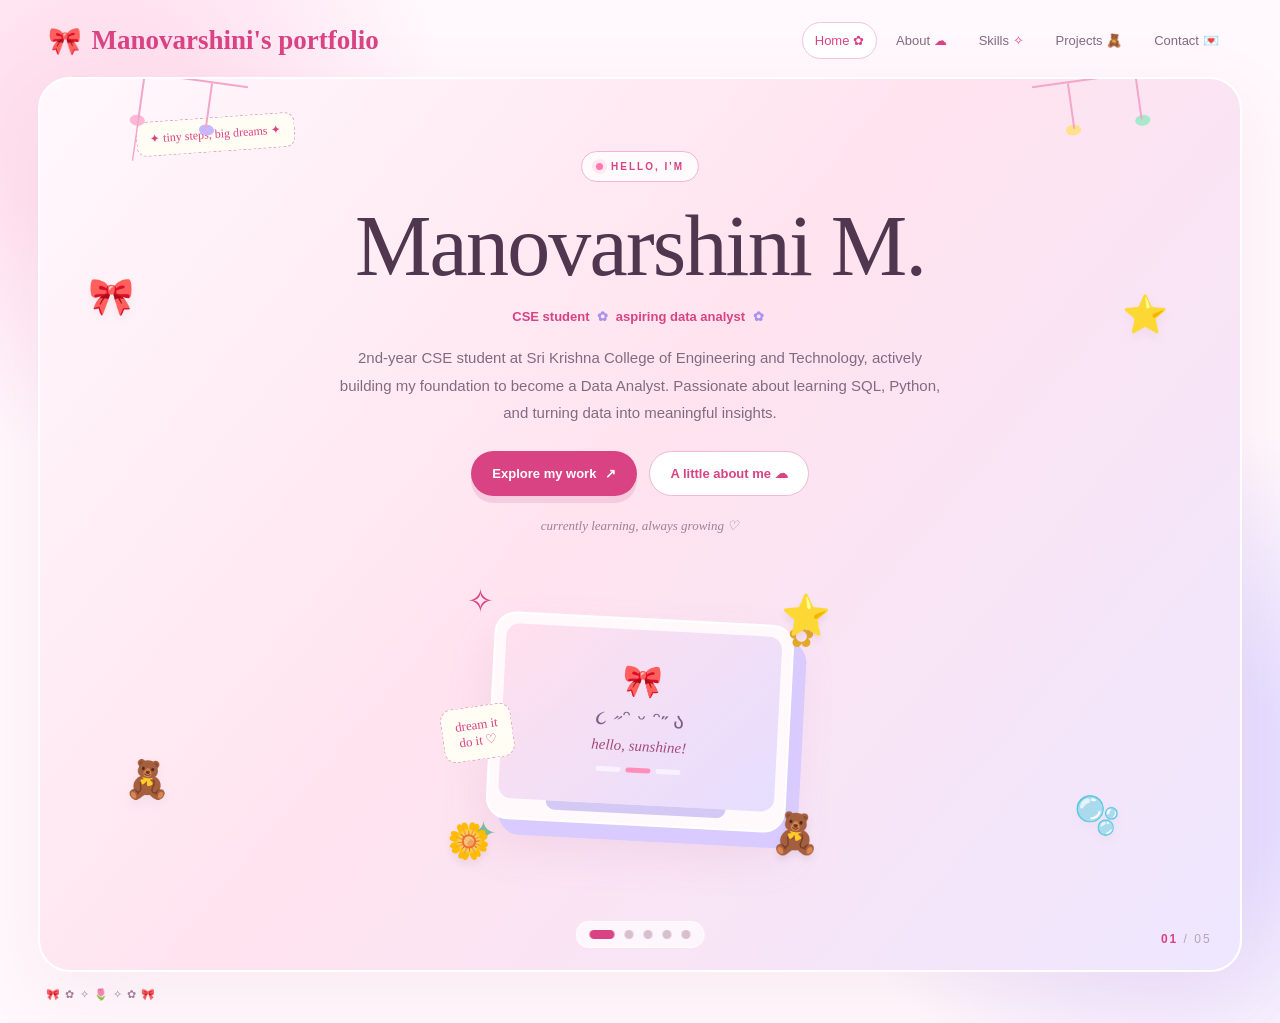
<file: index.html>
<!DOCTYPE html>
<html lang="en">
<head>
    <meta charset="UTF-8">
    <meta name="viewport" content="width=device-width, initial-scale=1.0">
    <meta name="theme-color" content="#ff77ad">
    <title>Manovarshini | Little World on the Web</title>

    <link rel="stylesheet" href="base.css">
    <link rel="stylesheet" href="layout.css">
    <link rel="stylesheet" href="components.css">
    <link rel="stylesheet" href="responsive.css">
</head>
<body>
    <!-- CSS-only slide controls -->
    <input type="radio" name="slide" id="home" checked>
    <input type="radio" name="slide" id="about">
    <input type="radio" name="slide" id="skills">
    <input type="radio" name="slide" id="projects">
    <input type="radio" name="slide" id="contact">

    <header class="site-header">
        <a class="logo" href="#home" aria-label="Go to home">
            <span class="logo-bow">🎀</span> Manovarshini's portfolio
        </a>
        <nav aria-label="Main navigation">
            <label for="home" tabindex="0">Home <span>✿</span></label>
            <label for="about" tabindex="0">About <span>☁</span></label>
            <label for="skills" tabindex="0">Skills <span>✧</span></label>
            <label for="projects" tabindex="0">Projects <span>🧸</span></label>
            <label for="contact" tabindex="0">Contact <span>💌</span></label>
        </nav>
    </header>

    <main class="slider">
        <div class="garland garland-one" aria-hidden="true"></div>
        <div class="garland garland-two" aria-hidden="true"></div>

        <div class="slides">
            <!-- HOME -->
            <section class="slide home-slide" aria-label="Home">
                <span class="sticker sticker-top" aria-hidden="true">✦ tiny steps, big dreams ✦</span>
                <span class="floatie floatie-one" aria-hidden="true">🎀</span>
                <span class="floatie floatie-two" aria-hidden="true">⭐</span>
                <span class="floatie floatie-three" aria-hidden="true">🧸</span>
                <span class="floatie floatie-four" aria-hidden="true">🫧</span>

                <div class="content home-copy">
                    <div class="tag"><span class="tag-dot"></span> HELLO, I'M</div>
                    <h1>Manovarshini M.</h1>
                    <p class="intro-line">CSE student <span>✿</span> aspiring data analyst <span>✿</span> </p>
                    <p class="hero-description">
                     2nd-year CSE student at Sri Krishna College of Engineering and Technology, actively building 
                    my foundation to become a Data Analyst. Passionate about 
                    learning SQL, Python, and turning data into meaningful insights.
                    </p>
                    <div class="hero-actions">
                        <label for="projects" class="btn btn-primary">Explore my work <span>↗</span></label>
                        <label for="about" class="btn btn-soft">A little about me ☁</label>
                    </div>
                    <div class="tiny-note">currently learning, always growing ♡</div>
                </div>

                <div class="hero-art" aria-label="Cute floating computer illustration">
                    <div class="orbit orbit-one">✧</div>
                    <div class="orbit orbit-two">✿</div>
                    <div class="orbit orbit-three">✦</div>
                    <div class="computer-card">
                        <div class="computer-screen">
                            <div class="screen-bow">🎀</div>
                            <div class="screen-face">૮ ˶ᵔ ᵕ ᵔ˶ ა</div>
                            <div class="screen-caption">hello, sunshine!</div>
                            <div class="screen-bars"><b></b><b></b><b></b></div>
                        </div>
                        <div class="computer-base"></div>
                    </div>
                    <span class="art-sticker sticker-star">⭐</span>
                    <span class="art-sticker sticker-bear">🧸</span>
                    <span class="art-sticker sticker-flower">🌼</span>
                    <div class="floating-label">dream it<br>do it ♡</div>
                </div>
                <div class="slide-number">01 <span>/ 05</span></div>
            </section>

            <!-- ABOUT -->
            <section class="slide about-slide" aria-label="About me">
                <span class="floatie floatie-one" aria-hidden="true">🌷</span>
                <span class="floatie floatie-two" aria-hidden="true">🦋</span>
                <span class="floatie floatie-three" aria-hidden="true">☁️</span>

                <div class="section-heading">
                    <h2>A little <em>about me</em></h2>
                    <p>Curious mind, creative heart, and a whole lot left to learn.</p>
                </div>
                <div class="about-grid">
                    <div class="about-note paper-note">
                        <span class="tape tape-pink"></span>
                        <div class="note-emoji">🌸</div>
                        <h3>Hi, I'm Mano!</h3>
                        <p>
                            I’m a second-year B.E. Computer Science student at Sri Krishna
                            College of Engineering and Technology. I enjoy exploring how
                            technology works and finding fun ways to turn ideas into something real.
                        </p>
                        <p>
                            Right now, I’m growing my skills in programming, web design,
                            and data analysis — one practice session at a time.
                        </p>
                        <span class="handwritten">nice to meet you! ✿</span>
                    </div>
                    <div class="about-facts">
                        <article class="fact-card fact-lilac">
                            <span class="fact-icon">🎓</span>
                            <div><h3>Currently</h3><p>B.E. Computer Science<br>SKCET · 2025–2029</p></div>
                        </article>
                        <article class="fact-card fact-yellow">
                            <span class="fact-icon">🔎</span>
                            <div><h3>Curious about</h3><p>Data, patterns, technology, and creative problem-solving.</p></div>
                        </article>
                        <article class="fact-card fact-mint">
                            <span class="fact-icon">🌱</span>
                            <div><h3>My goal</h3><p>Become a skilled data analyst and keep building useful things.</p></div>
                        </article>
                        <article class="fact-card fact-peach">
                            <span class="fact-icon">☕</span>
                            <div><h3>My motto</h3><p>Small progress is still progress. Keep showing up!</p></div>
                        </article>
                    </div>
                </div>
                <div class="slide-number">02 <span>/ 05</span></div>
            </section>

            <!-- SKILLS -->
            <section class="slide skills-slide" aria-label="My skills">
                <span class="floatie floatie-one" aria-hidden="true">🪄</span>
                <span class="floatie floatie-two" aria-hidden="true">🍓</span>
                <div class="section-heading">
                    <div class="tag">MY LITTLE TOOLBOX</div>
                    <h2>Learning, one <em>skill</em> at a time</h2>
                    <p>These are the tools I’ve explored or am currently practising. Hover over a card for a tiny surprise!</p>
                </div>
                <div class="skill-grid">
                    <article class="skill-card skill-pink"><span>Ｃ</span><h3>C</h3><p>Programming basics</p><small>building blocks ✦</small></article>
                    <article class="skill-card skill-lilac"><span>＋</span><h3>C++</h3><p>Logic & problem solving</p><small>think it through ✦</small></article>
                    <article class="skill-card skill-yellow"><span>☕</span><h3>Java</h3><p>Object-oriented basics</p><small>one class at a time ✦</small></article>
                    <article class="skill-card skill-mint"><span>▤</span><h3>SQL</h3><p>Working with data</p><small>query queen in progress ✦</small></article>
                    <article class="skill-card skill-peach"><span><></span><h3>HTML</h3><p>Structuring web pages</p><small>making the bones ✦</small></article>
                    <article class="skill-card skill-blue"><span>✧</span><h3>CSS</h3><p>Styling & responsive design</p><small>making it pretty ✦</small></article>
                </div>
                <div class="learning-strip"><span>🌱</span> Next on my learning list: Excel, data visualisation, and more hands-on projects!</div>
                <div class="slide-number">03 <span>/ 05</span></div>
            </section>

            <!-- PROJECTS -->
            <section class="slide projects-slide" aria-label="My projects">
                <span class="floatie floatie-one" aria-hidden="true">🪩</span>
                <span class="floatie floatie-two" aria-hidden="true">🍒</span>
                <div class="section-heading">
                    <div class="tag">IDEAS TURNING INTO THINGS</div>
                    <h2>My tiny <em>project shelf</em></h2>
                    <p>Every project is a chance to learn something new. Here are a couple of pieces from my journey.</p>
                </div>
                <div class="project-grid">
                    <article class="project-card project-portfolio">
                        <div class="project-art"><span class="project-emoji">💻</span><span class="project-spark">✧ ✦ ✧</span></div>
                        <div class="project-info">
                            <span class="project-type">WEB DESIGN · HTML + CSS</span>
                            <h3>My Portfolio Website</h3>
                            <p>A responsive personal website with colourful slides, playful decorations, and a little introduction to my learning journey.</p>
                            <div class="pills"><span>HTML</span><span>CSS</span><span>Responsive</span></div>
                        </div>
                    </article>
                    <article class="project-card project-disaster">
                        <div class="project-art"><span class="project-emoji">🚁</span><span class="project-spark">📦 🐾</span></div>
                        <div class="project-info">
                            <span class="project-type">HACKATHON · AI FOR SOCIAL GOOD</span>
                            <h3>Disaster Relief Concept</h3>
                            <p>A hackathon concept exploring resource allocation, pet-friendly shelters, and drone-assisted delivery during emergencies.</p>
                            <div class="pills"><span>Social Good</span><span>Data</span><span>Teamwork</span></div>
                        </div>
                    </article>
                </div>
                <div class="project-footnote">More projects coming soon… the idea jar is never empty! 🫙</div>
                <div class="slide-number">04 <span>/ 05</span></div>
            </section>

            <!-- CONTACT -->
            <section class="slide contact-slide" aria-label="Contact me">
                <span class="floatie floatie-one" aria-hidden="true">💌</span>
                <span class="floatie floatie-two" aria-hidden="true">🎀</span>
                <span class="floatie floatie-three" aria-hidden="true">🌟</span>
                <div class="contact-card">
                    <div class="contact-stamp">POSTED WITH<br>LOTS OF LOVE</div>
                    <div class="tag">LET'S SAY HELLO</div>
                    <h2>Have a lovely <em>idea?</em></h2>
                    <p>
                        I’m open to learning opportunities, internships, collaborations,
                        and meeting people who love building and learning as much as I do.
                    </p>
                    <a class="btn btn-primary" href="mailto:manovarshini28@gmail.com">Send me a little email 💌</a>
                    
                </div>
                <div class="contact-doodles" aria-hidden="true">
                    <span class="doodle doodle-one">✿</span>
                    <span class="doodle doodle-two">☁️</span>
                    <span class="doodle doodle-three">🧸</span>
                    <span class="doodle doodle-four">🎀</span>
                </div>
                <div class="slide-number">05 <span>/ 05</span></div>
            </section>
        </div>

        <div class="dots" aria-label="Choose a slide">
            <label for="home" title="Home" aria-label="Home" tabindex="0"></label>
            <label for="about" title="About" aria-label="About" tabindex="0"></label>
            <label for="skills" title="Skills" aria-label="Skills" tabindex="0"></label>
            <label for="projects" title="Projects" aria-label="Projects" tabindex="0"></label>
            <label for="contact" title="Contact" aria-label="Contact" tabindex="0"></label>
        </div>
    </main>

    <footer class="site-footer">
        <span>🎀 ✿ ✧ 🌷 ✧ ✿ 🎀</span>
    </footer>
</body>
</html>
</file>
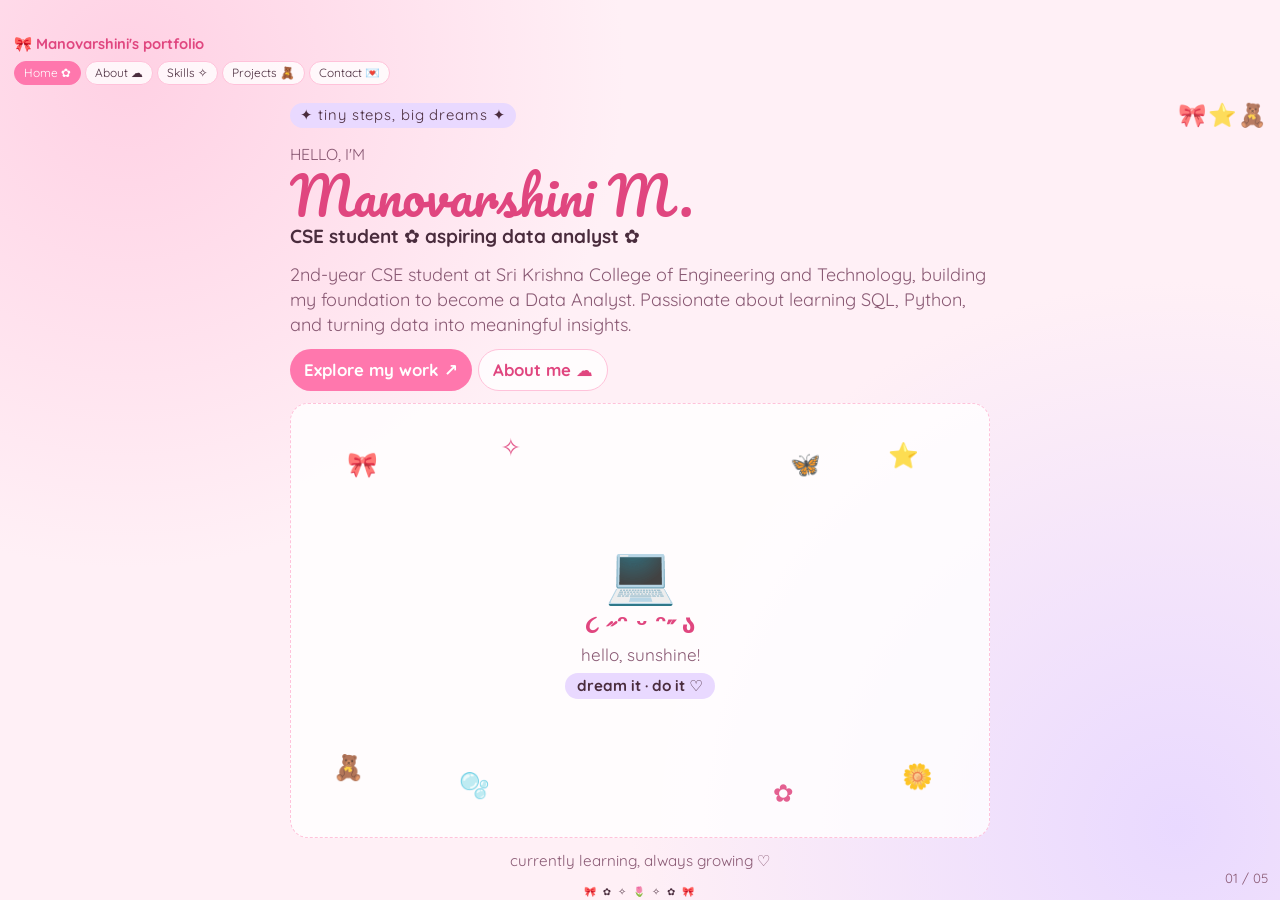
<file: index.html.html>
<!DOCTYPE html>
<html lang="en">
<head>
<meta charset="utf-8">
<meta name="viewport" content="width=device-width, initial-scale=1, viewport-fit=cover">
<meta name="theme-color" content="#ff77ad">
<title>Manovarshini | Little World on the Web</title>
<link rel="icon" href="data:image/svg+xml,<svg xmlns=%22http://www.w3.org/2000/svg%22 viewBox=%220 0 100 100%22><text y=%22.9em%22 font-size=%2290%22>🎀</text></svg>">
<link rel="stylesheet" href="https://fonts.googleapis.com/css2?family=Quicksand:wght@500;700&family=Pacifico&display=swap">
<style>
:root{--bg:#fff0f6;--card:#ffffffcc;--ink:#4a2c3d;--soft:#8a5a74;--pink:#ff77ad;--deep:#e0467f;--lav:#e9d9ff;--line:#ffc2da;color-scheme:light}
@media (prefers-color-scheme:dark){:root:not([data-theme="light"]){--bg:#2a1620;--card:#3b2230cc;--ink:#ffe9f2;--soft:#e7b6cc;--line:#6a3a50;--lav:#4a3566;color-scheme:dark}}
:root[data-theme="dark"]{--bg:#2a1620;--card:#3b2230cc;--ink:#ffe9f2;--soft:#e7b6cc;--line:#6a3a50;--lav:#4a3566;color-scheme:dark}
*{box-sizing:border-box;margin:0;padding:0}
html,body{height:100%;overflow:hidden}
body{background:var(--bg);color:var(--ink);font-family:"Quicksand","Nunito",system-ui,-apple-system,"Segoe UI",sans-serif;font-size:14px;line-height:1.4;
background-image:radial-gradient(circle at 10% 8%,#ffd1e4 0,transparent 35%),radial-gradient(circle at 92% 92%,var(--lav) 0,transparent 38%)}
.app{height:100dvh;display:flex;flex-direction:column;padding:env(safe-area-inset-top,0px) 0 0}
header{display:flex;flex-direction:column;align-items:flex-start;gap:6px;padding:34px 14px 8px;flex:none}
.brand{font-weight:700;color:var(--deep);font-size:1.05em}
nav{display:flex;gap:4px;overflow-x:auto;scrollbar-width:none}
nav::-webkit-scrollbar{display:none}
nav button{flex:none;border:1.5px solid var(--line);background:var(--card);color:var(--ink);border-radius:99px;padding:3px 9px;font:inherit;font-size:.85em;cursor:pointer}
nav button.on{background:var(--pink);border-color:var(--pink);color:#fff}
main{flex:1;min-height:0;width:100%;display:flex;overflow-x:auto;overflow-y:hidden;scroll-snap-type:x mandatory;scrollbar-width:none;overscroll-behavior-x:contain}
main::-webkit-scrollbar{display:none}
section{flex:none;width:100%;height:100%;scroll-snap-align:start;padding:10px 16px 16px;display:flex;flex-direction:column;justify-content:flex-start;gap:12px;position:relative;overflow:hidden;font-size:var(--fs,14px)}
.tag{display:inline-block;align-self:flex-start;background:var(--lav);border-radius:99px;padding:2px 10px;font-size:.78em;letter-spacing:.06em}
h1{font-family:"Pacifico",cursive;font-weight:400;color:var(--deep);font-size:2.7em;line-height:1.1}
h2{font-size:1.75em;line-height:1.15;color:var(--ink)}
h2 em,h1 em{font-family:"Pacifico",cursive;font-style:normal;color:var(--deep);font-weight:400}
h3{font-size:1em;color:var(--deep)}
p,small{color:var(--soft)}
.sub{font-weight:700;color:var(--ink)}
.lead{font-size:.95em}
.btns{display:flex;gap:6px;flex-wrap:wrap}
.btn{border:0;border-radius:99px;padding:8px 14px;font:inherit;font-weight:700;font-size:.88em;background:var(--pink);color:#fff;text-decoration:none;cursor:pointer}
.btn.alt{background:var(--card);color:var(--deep);border:1.5px solid var(--line)}
.card{background:var(--card);border:1.5px solid var(--line);border-radius:14px;padding:9px 11px}
.card h3{display:flex;gap:5px;align-items:center}
.card p{font-size:.85em}
.grid{display:grid;grid-template-columns:1fr 1fr;gap:8px}
.skills{grid-template-columns:repeat(3,1fr)}
.skills .card{text-align:center;padding:6px 4px}
.skills .card h3{justify-content:center}
.skills .ic{font-size:1.3em;color:var(--deep);font-weight:700;line-height:1.1}
.skills p{font-size:.72em}
.chips{display:flex;gap:4px;flex-wrap:wrap;margin-top:3px}
.chips span{background:var(--lav);border-radius:99px;padding:1px 7px;font-size:.7em}
.scene{flex:1;min-height:8.5em;position:relative;border:1.5px dashed var(--line);border-radius:18px;background:var(--card);display:flex;flex-direction:column;align-items:center;justify-content:center;gap:2px;overflow:hidden}
.lap{font-size:3em;line-height:1.1}
.face{font-size:1.3em;color:var(--deep);font-weight:700}
.hi{font-size:.9em;color:var(--soft)}
.dream{margin-top:4px;background:var(--lav);border-radius:99px;padding:2px 12px;font-size:.8em;font-weight:700}
.e{position:absolute;font-size:1.3em;opacity:.85}
.e1{left:8%;top:10%}.e2{right:10%;top:8%}.e3{left:6%;bottom:12%}.e4{right:8%;bottom:10%}
.e5{left:30%;top:6%;color:var(--deep)}.e6{right:28%;bottom:6%;color:var(--deep)}.e7{left:24%;bottom:8%}.e8{right:24%;top:10%}
.grow{flex:1 1 auto}
section>.card.grow{display:flex;flex-direction:column;justify-content:center;gap:4px}
.grid.grow{align-content:stretch}
.grid.grow .card{display:flex;flex-direction:column;justify-content:center}
.skills.grow .card{align-items:center}
.float{position:absolute;right:12px;top:6px;font-size:1.2em;opacity:.8;letter-spacing:2px}
.hero{display:flex;gap:8px;align-items:center;justify-content:space-between}
.hero .art{flex:none;text-align:center;font-size:.8em;color:var(--deep)}
.hero .art b{display:block;font-size:2.6em;line-height:1}
.count{position:absolute;bottom:0;right:12px;font-size:.7em;color:var(--soft)}
.note{font-size:.8em;text-align:center}
footer{flex:none;text-align:center;font-size:.7em;line-height:1;padding:0 0 max(3px,env(safe-area-inset-bottom,0px));letter-spacing:.2em}
@media (min-width:700px){section{padding-left:max(16px,calc((100% - 700px)/2));padding-right:max(16px,calc((100% - 700px)/2))}}
</style>
</head>
<body>
<div class="app">
<header>
  <div class="brand">🎀 Manovarshini's portfolio</div>
  <nav id="nav"></nav>
</header>

<main id="main">
<section id="home">
  <span class="tag">✦ tiny steps, big dreams ✦</span>
  <div class="float">🎀⭐🧸</div>
  <div>
    <small>HELLO, I'M</small>
    <h1>Manovarshini M.</h1>
    <div class="sub">CSE student ✿ aspiring data analyst ✿</div>
  </div>
  <p class="lead">2nd-year CSE student at Sri Krishna College of Engineering and Technology, building my foundation to become a Data Analyst. Passionate about learning SQL, Python, and turning data into meaningful insights.</p>
  <div class="btns">
    <button class="btn" data-go="3">Explore my work ↗</button>
    <button class="btn alt" data-go="1">About me ☁</button>
  </div>
  <div class="scene">
    <span class="e e1">🎀</span><span class="e e2">⭐</span><span class="e e3">🧸</span><span class="e e4">🌼</span>
    <span class="e e5">✧</span><span class="e e6">✿</span><span class="e e7">🫧</span><span class="e e8">🦋</span>
    <div class="lap">💻</div>
    <div class="face">૮ ˶ᵔ ᵕ ᵔ˶ ა</div>
    <div class="hi">hello, sunshine!</div>
    <div class="dream">dream it · do it ♡</div>
  </div>
  <p class="note">currently learning, always growing ♡</p>
  <span class="count">01 / 05</span>
</section>

<section id="about">
  <div class="float">🌷🦋☁️</div>
  <h2>A little <em>about me</em></h2>
  <small>Curious mind, creative heart, and a whole lot left to learn.</small>
  <div class="card grow"><h3>🌸 Hi, I'm Mano!</h3><p>I'm a second-year B.E. CSE student at SKCET. I enjoy exploring how technology works and turning ideas into something real. Right now I'm growing my skills in programming, web design, and data analysis — one practice session at a time.</p></div>
  <div class="grid grow">
    <div class="card"><h3>🎓 Currently</h3><p>B.E. Computer Science<br>SKCET · 2025–2029</p></div>
    <div class="card"><h3>🔎 Curious about</h3><p>Data, patterns, technology, and creative problem-solving.</p></div>
    <div class="card"><h3>🌱 My goal</h3><p>Become a skilled data analyst and keep building useful things.</p></div>
    <div class="card"><h3>☕ My motto</h3><p>Small progress is still progress. Keep showing up!</p></div>
  </div>
  <span class="count">02 / 05</span>
</section>

<section id="skills">
  <div class="float">🪄🍓</div>
  <small>MY LITTLE TOOLBOX</small>
  <h2>Learning, one <em>skill</em> at a time</h2>
  <small>Tools I've explored or am currently practising.</small>
  <div class="grid skills grow">
    <div class="card"><div class="ic">Ｃ</div><h3>C</h3><p>Programming basics</p></div>
    <div class="card"><div class="ic">＋</div><h3>C++</h3><p>Logic & problem solving</p></div>
    <div class="card"><div class="ic">☕</div><h3>Java</h3><p>Object-oriented basics</p></div>
    <div class="card"><div class="ic">▤</div><h3>SQL</h3><p>Working with data</p></div>
    <div class="card"><div class="ic">&lt;&gt;</div><h3>HTML</h3><p>Structuring web pages</p></div>
    <div class="card"><div class="ic">✧</div><h3>CSS</h3><p>Responsive styling</p></div>
  </div>
  <p class="note">🌱 Next up: Excel, data visualisation, and more hands-on projects!</p>
  <span class="count">03 / 05</span>
</section>

<section id="projects">
  <div class="float">🪩🍒</div>
  <small>IDEAS TURNING INTO THINGS</small>
  <h2>My tiny <em>project shelf</em></h2>
  <div class="card grow"><small>💻 WEB DESIGN · HTML + CSS</small><h3>My Portfolio Website</h3><p>A responsive personal website with colourful slides, playful decorations, and a little intro to my learning journey.</p><div class="chips"><span>HTML</span><span>CSS</span><span>Responsive</span></div></div>
  <div class="card grow"><small>🚁 HACKATHON · AI FOR SOCIAL GOOD</small><h3>Disaster Relief Concept</h3><p>A hackathon concept exploring resource allocation, pet-friendly shelters, and drone-assisted delivery during emergencies.</p><div class="chips"><span>Social Good</span><span>Data</span><span>Teamwork</span></div></div>
  <p class="note">More projects coming soon… the idea jar is never empty! 🫙</p>
  <span class="count">04 / 05</span>
</section>

<section id="contact">
  <div class="float">💌🎀🌟</div>
  <small>LET'S SAY HELLO</small>
  <h2>Have a lovely <em>idea?</em></h2>
  <p class="lead">I'm open to learning opportunities, internships, collaborations, and meeting people who love building and learning as much as I do.</p>
  <div class="btns"><a class="btn" href="mailto:?subject=Hello%20Manovarshini">Send me a little email 💌</a></div>
  <div class="scene">
    <span class="e e1">🎀</span><span class="e e2">🌟</span><span class="e e3">🧸</span><span class="e e4">☁️</span><span class="e e5">✧</span><span class="e e6">✿</span>
    <div class="lap">💌</div><div class="face">૮ ˶ᵔ ᵕ ᵔ˶ ა</div><div class="hi">posted with lots of love</div>
  </div>
    <span class="count">05 / 05</span>
</section>
</main>
<footer>🎀 ✿ ✧ 🌷 ✧ ✿ 🎀</footer>
</div>

<script>
(function(){
  var names=["Home ✿","About ☁","Skills ✧","Projects 🧸","Contact 💌"];
  var main=document.getElementById("main"),nav=document.getElementById("nav");
  names.forEach(function(n,i){
    var b=document.createElement("button");b.textContent=n;b.onclick=function(){go(i)};nav.appendChild(b);
  });
  function go(i){main.scrollTo({left:i*main.clientWidth,behavior:"smooth"})}
  document.querySelectorAll("[data-go]").forEach(function(b){b.onclick=function(){go(+b.dataset.go)}});
  function mark(){
    var i=Math.round(main.scrollLeft/main.clientWidth);
    Array.prototype.forEach.call(nav.children,function(b,k){b.classList.toggle("on",k===i);if(k===i)b.scrollIntoView({inline:"center",block:"nearest"})});
  }
  main.addEventListener("scroll",function(){clearTimeout(main._t);main._t=setTimeout(mark,60)});
  document.addEventListener("keydown",function(e){var i=Math.round(main.scrollLeft/main.clientWidth);if(e.key==="ArrowRight")go(Math.min(4,i+1));if(e.key==="ArrowLeft")go(Math.max(0,i-1))});
  function fit(){
    var max=Math.min(19,Math.max(11,innerWidth*0.048));
    document.querySelectorAll("section").forEach(function(sec){
      var f=8;sec.style.setProperty("--fs",f+"px");
      while(f<max){
        sec.style.setProperty("--fs",(f+0.25)+"px");
        if(sec.scrollHeight>sec.clientHeight+1){sec.style.setProperty("--fs",f+"px");break}
        f+=0.25;
      }
    });
  }
  fit();addEventListener("resize",fit);addEventListener("orientationchange",fit);
  if(document.fonts&&document.fonts.ready)document.fonts.ready.then(fit);
  mark();
})();
</script>
</body>
</html>
</file>
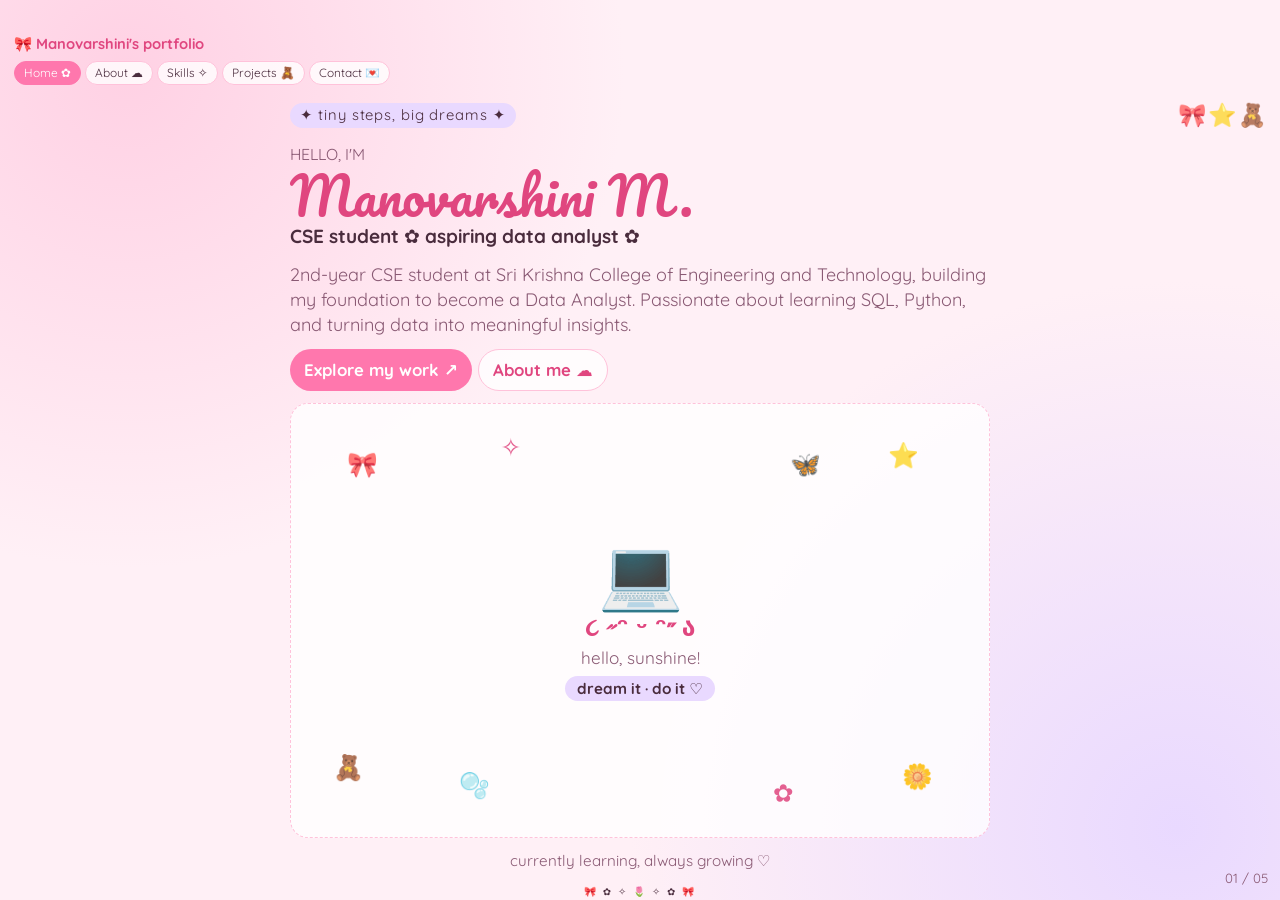
<file: Manovarshini _ portfolio.html>
<!DOCTYPE html>
<html lang="en">
<head>
<meta charset="utf-8">
<meta name="viewport" content="width=device-width, initial-scale=1, viewport-fit=cover">
<meta name="theme-color" content="#ff77ad">
<title>Manovarshini | Little World on the Web</title>
<link rel="icon" href="data:image/svg+xml,<svg xmlns=%22http://www.w3.org/2000/svg%22 viewBox=%220 0 100 100%22><text y=%22.9em%22 font-size=%2290%22>🎀</text></svg>">
<link rel="stylesheet" href="https://fonts.googleapis.com/css2?family=Quicksand:wght@500;700&family=Pacifico&display=swap">
<style>
:root{--bg:#fff0f6;--card:#ffffffcc;--ink:#4a2c3d;--soft:#8a5a74;--pink:#ff77ad;--deep:#e0467f;--lav:#e9d9ff;--line:#ffc2da;color-scheme:light}
@media (prefers-color-scheme:dark){:root:not([data-theme="light"]){--bg:#2a1620;--card:#3b2230cc;--ink:#ffe9f2;--soft:#e7b6cc;--line:#6a3a50;--lav:#4a3566;color-scheme:dark}}
:root[data-theme="dark"]{--bg:#2a1620;--card:#3b2230cc;--ink:#ffe9f2;--soft:#e7b6cc;--line:#6a3a50;--lav:#4a3566;color-scheme:dark}
*{box-sizing:border-box;margin:0;padding:0}
html,body{height:100%;overflow:hidden}
body{background:var(--bg);color:var(--ink);font-family:"Quicksand","Nunito",system-ui,-apple-system,"Segoe UI",sans-serif;font-size:14px;line-height:1.4;
background-image:radial-gradient(circle at 10% 8%,#ffd1e4 0,transparent 35%),radial-gradient(circle at 92% 92%,var(--lav) 0,transparent 38%)}
.app{height:100dvh;display:flex;flex-direction:column;padding:env(safe-area-inset-top,0px) 0 0}
header{display:flex;flex-direction:column;align-items:flex-start;gap:6px;padding:34px 14px 8px;flex:none}
.brand{font-weight:700;color:var(--deep);font-size:1.05em}
nav{display:flex;gap:4px;overflow-x:auto;scrollbar-width:none}
nav::-webkit-scrollbar{display:none}
nav button{flex:none;border:1.5px solid var(--line);background:var(--card);color:var(--ink);border-radius:99px;padding:3px 9px;font:inherit;font-size:.85em;cursor:pointer}
nav button.on{background:var(--pink);border-color:var(--pink);color:#fff}
main{flex:1;min-height:0;width:100%;display:flex;overflow-x:auto;overflow-y:hidden;scroll-snap-type:x mandatory;scrollbar-width:none;overscroll-behavior-x:contain}
main::-webkit-scrollbar{display:none}
section{flex:none;width:100%;height:100%;scroll-snap-align:start;padding:10px 16px 16px;display:flex;flex-direction:column;justify-content:flex-start;gap:12px;position:relative;overflow:hidden;font-size:var(--fs,14px)}
.tag{display:inline-block;align-self:flex-start;background:var(--lav);border-radius:99px;padding:2px 10px;font-size:.78em;letter-spacing:.06em}
h1{font-family:"Pacifico",cursive;font-weight:400;color:var(--deep);font-size:2.7em;line-height:1.1}
h2{font-size:1.75em;line-height:1.15;color:var(--ink)}
h2 em,h1 em{font-family:"Pacifico",cursive;font-style:normal;color:var(--deep);font-weight:400}
h3{font-size:1em;color:var(--deep)}
p,small{color:var(--soft)}
.sub{font-weight:700;color:var(--ink)}
.lead{font-size:.95em}
.btns{display:flex;gap:6px;flex-wrap:wrap}
.btn{border:0;border-radius:99px;padding:8px 14px;font:inherit;font-weight:700;font-size:.88em;background:var(--pink);color:#fff;text-decoration:none;cursor:pointer}
.btn.alt{background:var(--card);color:var(--deep);border:1.5px solid var(--line)}
.card{background:var(--card);border:1.5px solid var(--line);border-radius:14px;padding:9px 11px}
.card h3{display:flex;gap:5px;align-items:center}
.card p{font-size:.85em}
.grid{display:grid;grid-template-columns:1fr 1fr;gap:8px}
.skills{grid-template-columns:repeat(3,1fr)}
.skills .card{text-align:center;padding:6px 4px}
.skills .card h3{justify-content:center}
.skills .ic{font-size:1.3em;color:var(--deep);font-weight:700;line-height:1.1}
.skills p{font-size:.72em}
.chips{display:flex;gap:4px;flex-wrap:wrap;margin-top:3px}
.chips span{background:var(--lav);border-radius:99px;padding:1px 7px;font-size:.7em}
.scene{flex:1;min-height:90px;position:relative;border:1.5px dashed var(--line);border-radius:18px;background:var(--card);display:flex;flex-direction:column;align-items:center;justify-content:center;gap:2px;overflow:hidden}
.lap{font-size:3.6em;line-height:1}
.face{font-size:1.3em;color:var(--deep);font-weight:700}
.hi{font-size:.9em;color:var(--soft)}
.dream{margin-top:4px;background:var(--lav);border-radius:99px;padding:2px 12px;font-size:.8em;font-weight:700}
.e{position:absolute;font-size:1.3em;opacity:.85}
.e1{left:8%;top:10%}.e2{right:10%;top:8%}.e3{left:6%;bottom:12%}.e4{right:8%;bottom:10%}
.e5{left:30%;top:6%;color:var(--deep)}.e6{right:28%;bottom:6%;color:var(--deep)}.e7{left:24%;bottom:8%}.e8{right:24%;top:10%}
.grow{flex:1 1 auto}
section>.card.grow{display:flex;flex-direction:column;justify-content:center;gap:4px}
.grid.grow{align-content:stretch}
.grid.grow .card{display:flex;flex-direction:column;justify-content:center}
.skills.grow .card{align-items:center}
.float{position:absolute;right:12px;top:6px;font-size:1.2em;opacity:.8;letter-spacing:2px}
.hero{display:flex;gap:8px;align-items:center;justify-content:space-between}
.hero .art{flex:none;text-align:center;font-size:.8em;color:var(--deep)}
.hero .art b{display:block;font-size:2.6em;line-height:1}
.count{position:absolute;bottom:0;right:12px;font-size:.7em;color:var(--soft)}
.note{font-size:.8em;text-align:center}
footer{flex:none;text-align:center;font-size:.7em;line-height:1;padding:0 0 max(3px,env(safe-area-inset-bottom,0px));letter-spacing:.2em}
@media (min-width:700px){section{padding-left:max(16px,calc((100% - 700px)/2));padding-right:max(16px,calc((100% - 700px)/2))}}
</style>
</head>
<body>
<div class="app">
<header>
  <div class="brand">🎀 Manovarshini's portfolio</div>
  <nav id="nav"></nav>
</header>

<main id="main">
<section id="home">
  <span class="tag">✦ tiny steps, big dreams ✦</span>
  <div class="float">🎀⭐🧸</div>
  <div>
    <small>HELLO, I'M</small>
    <h1>Manovarshini M.</h1>
    <div class="sub">CSE student ✿ aspiring data analyst ✿</div>
  </div>
  <p class="lead">2nd-year CSE student at Sri Krishna College of Engineering and Technology, building my foundation to become a Data Analyst. Passionate about learning SQL, Python, and turning data into meaningful insights.</p>
  <div class="btns">
    <button class="btn" data-go="3">Explore my work ↗</button>
    <button class="btn alt" data-go="1">About me ☁</button>
  </div>
  <div class="scene">
    <span class="e e1">🎀</span><span class="e e2">⭐</span><span class="e e3">🧸</span><span class="e e4">🌼</span>
    <span class="e e5">✧</span><span class="e e6">✿</span><span class="e e7">🫧</span><span class="e e8">🦋</span>
    <div class="lap">💻</div>
    <div class="face">૮ ˶ᵔ ᵕ ᵔ˶ ა</div>
    <div class="hi">hello, sunshine!</div>
    <div class="dream">dream it · do it ♡</div>
  </div>
  <p class="note">currently learning, always growing ♡</p>
  <span class="count">01 / 05</span>
</section>

<section id="about">
  <div class="float">🌷🦋☁️</div>
  <h2>A little <em>about me</em></h2>
  <small>Curious mind, creative heart, and a whole lot left to learn.</small>
  <div class="card grow"><h3>🌸 Hi, I'm Mano!</h3><p>I'm a second-year B.E. CSE student at SKCET. I enjoy exploring how technology works and turning ideas into something real. Right now I'm growing my skills in programming, web design, and data analysis — one practice session at a time.</p></div>
  <div class="grid grow">
    <div class="card"><h3>🎓 Currently</h3><p>B.E. Computer Science<br>SKCET · 2025–2029</p></div>
    <div class="card"><h3>🔎 Curious about</h3><p>Data, patterns, technology, and creative problem-solving.</p></div>
    <div class="card"><h3>🌱 My goal</h3><p>Become a skilled data analyst and keep building useful things.</p></div>
    <div class="card"><h3>☕ My motto</h3><p>Small progress is still progress. Keep showing up!</p></div>
  </div>
  <span class="count">02 / 05</span>
</section>

<section id="skills">
  <div class="float">🪄🍓</div>
  <small>MY LITTLE TOOLBOX</small>
  <h2>Learning, one <em>skill</em> at a time</h2>
  <small>Tools I've explored or am currently practising.</small>
  <div class="grid skills grow">
    <div class="card"><div class="ic">Ｃ</div><h3>C</h3><p>Programming basics</p></div>
    <div class="card"><div class="ic">＋</div><h3>C++</h3><p>Logic & problem solving</p></div>
    <div class="card"><div class="ic">☕</div><h3>Java</h3><p>Object-oriented basics</p></div>
    <div class="card"><div class="ic">▤</div><h3>SQL</h3><p>Working with data</p></div>
    <div class="card"><div class="ic">&lt;&gt;</div><h3>HTML</h3><p>Structuring web pages</p></div>
    <div class="card"><div class="ic">✧</div><h3>CSS</h3><p>Responsive styling</p></div>
  </div>
  <p class="note">🌱 Next up: Excel, data visualisation, and more hands-on projects!</p>
  <span class="count">03 / 05</span>
</section>

<section id="projects">
  <div class="float">🪩🍒</div>
  <small>IDEAS TURNING INTO THINGS</small>
  <h2>My tiny <em>project shelf</em></h2>
  <div class="card grow"><small>💻 WEB DESIGN · HTML + CSS</small><h3>My Portfolio Website</h3><p>A responsive personal website with colourful slides, playful decorations, and a little intro to my learning journey.</p><div class="chips"><span>HTML</span><span>CSS</span><span>Responsive</span></div></div>
  <div class="card grow"><small>🚁 HACKATHON · AI FOR SOCIAL GOOD</small><h3>Disaster Relief Concept</h3><p>A hackathon concept exploring resource allocation, pet-friendly shelters, and drone-assisted delivery during emergencies.</p><div class="chips"><span>Social Good</span><span>Data</span><span>Teamwork</span></div></div>
  <p class="note">More projects coming soon… the idea jar is never empty! 🫙</p>
  <span class="count">04 / 05</span>
</section>

<section id="contact">
  <div class="float">💌🎀🌟</div>
  <small>LET'S SAY HELLO</small>
  <h2>Have a lovely <em>idea?</em></h2>
  <p class="lead">I'm open to learning opportunities, internships, collaborations, and meeting people who love building and learning as much as I do.</p>
  <div class="btns"><a class="btn" href="mailto:?subject=Hello%20Manovarshini">Send me a little email 💌</a></div>
  <div class="scene">
    <span class="e e1">🎀</span><span class="e e2">🌟</span><span class="e e3">🧸</span><span class="e e4">☁️</span><span class="e e5">✧</span><span class="e e6">✿</span>
    <div class="lap">💌</div><div class="face">૮ ˶ᵔ ᵕ ᵔ˶ ა</div><div class="hi">posted with lots of love</div>
  </div>
    <span class="count">05 / 05</span>
</section>
</main>
<footer>🎀 ✿ ✧ 🌷 ✧ ✿ 🎀</footer>
</div>

<script>
(function(){
  var names=["Home ✿","About ☁","Skills ✧","Projects 🧸","Contact 💌"];
  var main=document.getElementById("main"),nav=document.getElementById("nav");
  names.forEach(function(n,i){
    var b=document.createElement("button");b.textContent=n;b.onclick=function(){go(i)};nav.appendChild(b);
  });
  function go(i){main.scrollTo({left:i*main.clientWidth,behavior:"smooth"})}
  document.querySelectorAll("[data-go]").forEach(function(b){b.onclick=function(){go(+b.dataset.go)}});
  function mark(){
    var i=Math.round(main.scrollLeft/main.clientWidth);
    Array.prototype.forEach.call(nav.children,function(b,k){b.classList.toggle("on",k===i);if(k===i)b.scrollIntoView({inline:"center",block:"nearest"})});
  }
  main.addEventListener("scroll",function(){clearTimeout(main._t);main._t=setTimeout(mark,60)});
  document.addEventListener("keydown",function(e){var i=Math.round(main.scrollLeft/main.clientWidth);if(e.key==="ArrowRight")go(Math.min(4,i+1));if(e.key==="ArrowLeft")go(Math.max(0,i-1))});
  function fit(){
    var max=Math.min(19,Math.max(11,innerWidth*0.048));
    document.querySelectorAll("section").forEach(function(sec){
      var f=8;sec.style.setProperty("--fs",f+"px");
      while(f<max){
        sec.style.setProperty("--fs",(f+0.25)+"px");
        if(sec.scrollHeight>sec.clientHeight+1){sec.style.setProperty("--fs",f+"px");break}
        f+=0.25;
      }
    });
  }
  fit();addEventListener("resize",fit);addEventListener("orientationchange",fit);
  if(document.fonts&&document.fonts.ready)document.fonts.ready.then(fit);
  mark();
})();
</script>
</body>
</html>
</file>
<file: base.css>
/* BASE: colours, reset, and page defaults */
:root {
    --pink: #ff77ad;
    --pink-light: #ffe0ee;
    --rose: #d94283;
    --lilac: #a995ff;
    --lilac-light: #eee8ff;
    --yellow: #ffe28b;
    --mint: #baf3d7;
    --peach: #ffc8ad;
    --blue: #bce8ff;
    --ink: #50364e;
    --muted: #816b82;
    --paper: #fffdfb;
    --line: #f5c7dc;
}
* { margin: 0; padding: 0; box-sizing: border-box; }
html { scroll-behavior: smooth; }
body {
    min-height: 100vh;
    overflow-x: hidden;
    color: var(--ink);
    font-family: "Trebuchet MS", Arial, sans-serif;
    background:
        radial-gradient(circle at 8% 12%, #ffe0ef 0 7%, transparent 23%),
        radial-gradient(circle at 92% 76%, #e6ddff 0 8%, transparent 25%),
        #fff8fc;
}
input[type="radio"] {
    position: absolute;
    width: 1px;
    height: 1px;
    opacity: 0;
    pointer-events: none;
}
a { color: inherit; }
::selection { background: #ffc4dd; color: #50364e; }
</file>
<file: layout.css>
/* LAYOUT: header, slider, slides, and typography */
.site-header {
    width: min(1240px, 94%);
    margin: 0 auto;
    padding: 22px 10px 18px;
    display: flex;
    align-items: center;
    justify-content: space-between;
    gap: 22px;
    position: relative;
    z-index: 5;
}
.logo {
    display: inline-flex;
    align-items: center;
    gap: 9px;
    color: var(--rose);
    text-decoration: none;
    font-family: Georgia, serif;
    font-size: clamp(19px, 2.5vw, 27px);
    font-weight: bold;
    white-space: nowrap;
}
.logo-bow { display: inline-block; animation: bob 2.8s ease-in-out infinite; }
nav { display: flex; flex-wrap: wrap; align-items: center; justify-content: center; gap: 6px; }
nav label {
    padding: 10px 12px;
    border: 1px solid transparent;
    border-radius: 30px;
    color: var(--muted);
    font-size: 13px;
    cursor: pointer;
    transition: transform .25s, background .25s, color .25s;
}
nav label span { color: var(--rose); }
nav label:hover, nav label:focus-visible {
    background: white;
    border-color: var(--line);
    color: var(--rose);
    transform: translateY(-3px) rotate(-2deg);
}
.slider {
    position: relative;
    width: min(1240px, 94%);
    min-height: calc(100vh - 115px);
    min-height: calc(100svh - 115px);
    margin: 0 auto;
    overflow: hidden;
    border: 2px solid white;
    border-radius: 32px;
    background: white;
    box-shadow: 0 22px 70px #c77ea51c;
    isolation: isolate;
}
.slides { display: flex; width: 500%; transition: transform .75s cubic-bezier(.22,.8,.24,1); }
.slide {
    position: relative;
    flex: 0 0 20%;
    min-width: 0;
    min-height: calc(100vh - 115px);
    min-height: calc(100svh - 115px);
    padding: 72px clamp(25px, 6vw, 82px) 88px;
    display: flex;
    flex-direction: column;
    align-items: center;
    justify-content: center;
    gap: 28px;
    overflow: hidden;
    isolation: isolate;
}
.home-slide { background: linear-gradient(130deg, #fff8fc 0%, #ffe3ef 48%, #eee7ff 100%); }
.about-slide { background: linear-gradient(135deg, #fff9ef, #fff0f7 54%, #f0eaff); }
.skills-slide { background: linear-gradient(135deg, #fff7fb, #e9fff5 52%, #fff0f7); }
.projects-slide { background: linear-gradient(135deg, #fff8ec, #fff0f7 48%, #e9e4ff); }
.contact-slide { background: linear-gradient(135deg, #ffe8f2, #f4eaff 55%, #fff8e5); }
#home:checked ~ .slider .slides { transform: translateX(0); }
#about:checked ~ .slider .slides { transform: translateX(-20%); }
#skills:checked ~ .slider .slides { transform: translateX(-40%); }
#projects:checked ~ .slider .slides { transform: translateX(-60%); }
#contact:checked ~ .slider .slides { transform: translateX(-80%); }

.content, .section-heading { width: 100%; max-width: 760px; text-align: center; position: relative; z-index: 2; }
.tag {
    display: inline-flex;
    align-items: center;
    gap: 8px;
    margin-bottom: 18px;
    padding: 9px 14px;
    border: 1px solid #f2b6d0;
    border-radius: 30px;
    background: #ffffffc9;
    color: var(--rose);
    font-size: 10px;
    font-weight: bold;
    letter-spacing: 2px;
}
.tag-dot { width: 7px; height: 7px; border-radius: 50%; background: var(--pink); box-shadow: 0 0 0 4px #ff77ad24; }
h1, h2 { color: var(--ink); font-family: Georgia, "Times New Roman", serif; font-weight: normal; line-height: 1.08; letter-spacing: -1.8px; }
h1 { font-size: clamp(45px, 7vw, 86px); }
h1 em, h2 em { color: var(--rose); font-weight: normal; }
h2 { margin-bottom: 12px; font-size: clamp(35px, 5vw, 57px); }
p { color: var(--muted); font-size: 15px; line-height: 1.85; }
.section-heading > p { max-width: 660px; margin: 0 auto; }
.site-footer {
    width: min(1240px, 94%);
    margin: 0 auto;
    padding: 16px 8px 22px;
    display: flex;
    flex-wrap: wrap;
    justify-content: space-between;
    gap: 10px;
    color: #a17e9a;
    font-size: 11px;
    letter-spacing: 1px;
}
</file>
<file: components.css>
/* COMPONENTS: buttons, cards, ribbons, stickers, animations */
.btn {
    display: inline-flex;
    align-items: center;
    justify-content: center;
    gap: 9px;
    padding: 14px 20px;
    border: 1px solid transparent;
    border-radius: 30px;
    font-size: 13px;
    font-weight: bold;
    text-decoration: none;
    cursor: pointer;
    transition: transform .25s, box-shadow .25s, background .25s;
}
.btn:hover { transform: translateY(-4px) rotate(-1deg); box-shadow: 0 10px 22px #cf659327; }
.btn-primary { background: var(--rose); color: white; box-shadow: 0 7px 0 #b9326d22; }
.btn-primary:hover { background: #bd2f70; }
.btn-soft { background: white; border-color: #f0bad2; color: var(--rose); }
.hero-actions { display: flex; flex-wrap: wrap; justify-content: center; gap: 12px; margin-top: 24px; }
.intro-line { margin: 12px 0; color: var(--rose); font-size: 13px; font-weight: bold; }
.intro-line span { color: #aa91ed; padding: 0 4px; }
.hero-description { max-width: 610px; margin: 15px auto; }
.tiny-note { margin-top: 22px; color: #a17e9a; font-family: Georgia, serif; font-size: 13px; font-style: italic; }

.hero-art { width: min(390px, 100%); min-height: 320px; position: relative; display: grid; place-items: center; z-index: 1; }
.computer-card {
    width: min(300px, 78vw);
    padding: 10px;
    border: 2px solid #fff;
    border-radius: 22px;
    background: #fff9fc;
    box-shadow: 13px 15px 0 #d9caff, 0 24px 45px #ba75a526;
    transform: rotate(3deg);
    animation: computer-float 4s ease-in-out infinite;
}
.computer-top { display: flex; align-items: center; gap: 5px; padding: 5px 5px 10px; color: #a17e9a; font-size: 9px; }
.computer-top i { width: 7px; height: 7px; display: block; border-radius: 50%; background: #ff9ebf; }
.computer-top i:nth-child(2) { background: #ffd66f; }
.computer-top i:nth-child(3) { background: #8ee0bc; }
.computer-top span { margin-left: auto; }
.computer-screen { min-height: 175px; padding: 18px 10px; display: flex; flex-direction: column; align-items: center; justify-content: center; border-radius: 13px; background: linear-gradient(135deg, #ffe0ed, #e6deff); }
.screen-bow { font-size: 32px; animation: bob 2.4s ease-in-out infinite; }
.screen-face { color: #805d84; font-size: 21px; margin: 7px 0; }
.screen-caption { color: #a34b7c; font-family: Georgia, serif; font-size: 15px; font-style: italic; }
.screen-bars { display: flex; gap: 5px; margin-top: 13px; }
.screen-bars b { width: 25px; height: 5px; border-radius: 10px; background: #fff9; }
.screen-bars b:nth-child(2) { background: #ff8eb8; }
.computer-base { width: 65%; height: 9px; margin: 0 auto; border-radius: 0 0 12px 12px; background: #d4c8f5; }
.orbit, .art-sticker, .floating-label { position: absolute; z-index: 2; }
.orbit { color: var(--rose); font-size: 32px; animation: twinkle 2.5s ease-in-out infinite; }
.orbit-one { top: 20px; left: 22px; }
.orbit-two { top: 55px; right: 20px; color: #e5a82b; animation-delay: .6s; }
.orbit-three { bottom: 30px; left: 25px; color: #7cba9e; animation-delay: 1s; }
.art-sticker { font-size: 40px; filter: drop-shadow(0 5px 3px #805d841c); animation: bob 3s ease-in-out infinite; }
.sticker-star { top: 30px; right: 4px; }
.sticker-bear { bottom: 25px; right: 15px; animation-delay: .7s; }
.sticker-flower { bottom: 20px; left: 2px; font-size: 35px; animation-delay: 1.2s; }
.floating-label { top: 45%; left: -3px; padding: 10px 13px; border: 1px dashed #e9a7c8; border-radius: 12px; background: #fffdf4; color: var(--rose); font-family: Georgia, serif; font-size: 13px; text-align: center; transform: rotate(-8deg); }

.garland { position: absolute; z-index: 4; top: -3px; width: 140px; height: 125px; border-top: 2px solid #f3a6c9; pointer-events: none; }
.garland::before, .garland::after { content: ""; position: absolute; top: 0; width: 2px; height: 46px; background: #f3a6c9; }
.garland::before { left: 35px; }
.garland::after { right: 35px; }
.garland-one { left: 5%; transform: rotate(8deg); }
.garland-two { right: 5%; transform: rotate(-8deg); }
.garland-one::before { box-shadow: 0 42px 0 -0.3px #f3a6c9; }
.garland-one { background: radial-gradient(ellipse at 35px 47px, #ffb7d3 0 7px, transparent 8px), radial-gradient(ellipse at 105px 47px, #c7b7ff 0 7px, transparent 8px); }
.garland-two { background: radial-gradient(ellipse at 35px 47px, #ffe08b 0 7px, transparent 8px), radial-gradient(ellipse at 105px 47px, #a9e8cb 0 7px, transparent 8px); }
.sticker { position: absolute; z-index: 3; padding: 9px 13px; border: 1px dashed #e8a4c4; border-radius: 10px; background: #fffdf4; color: var(--rose); font-family: Georgia, serif; font-size: 12px; transform: rotate(-4deg); }
.sticker-top { top: 38px; left: 8%; }
.floatie { position: absolute; z-index: 1; font-size: clamp(23px, 3vw, 37px); pointer-events: none; animation: floaty 5s ease-in-out infinite; filter: drop-shadow(0 5px 4px #916a8b13); }
.floatie-one { top: 22%; left: 4%; }
.floatie-two { top: 24%; right: 6%; animation-delay: -1.4s; }
.floatie-three { bottom: 19%; left: 7%; animation-delay: -2.7s; }
.floatie-four { bottom: 15%; right: 10%; animation-delay: -3.2s; }
.slide-number { position: absolute; right: 28px; bottom: 24px; z-index: 4; color: var(--rose); font-size: 12px; font-weight: bold; letter-spacing: 2px; }
.slide-number span { color: #b8a3b8; font-weight: normal; }

.about-grid { width: 100%; max-width: 950px; display: grid; grid-template-columns: 1fr 1fr; align-items: stretch; gap: 25px; position: relative; z-index: 2; }
.paper-note { position: relative; padding: 32px; border: 1px solid #f4d5df; border-radius: 8px; background: #fffdf8; box-shadow: 8px 9px 0 #f8cfe0; transform: rotate(-1deg); }
.tape { position: absolute; top: -11px; left: 40%; width: 75px; height: 22px; opacity: .8; transform: rotate(-4deg); }
.tape-pink { background: #ffb7d0b8; }
.note-emoji { font-size: 38px; margin-bottom: 10px; }
.paper-note h3, .fact-card h3, .skill-card h3, .project-card h3 { margin-bottom: 8px; color: var(--rose); font-family: Georgia, serif; font-size: 22px; }
.paper-note p { margin-top: 12px; font-size: 13px; }
.handwritten { display: block; margin-top: 15px; color: #a17e9a; font-family: Georgia, serif; font-style: italic; text-align: right; }
.about-facts { display: grid; grid-template-columns: 1fr 1fr; gap: 12px; }
.fact-card { display: flex; align-items: flex-start; gap: 12px; padding: 18px 14px; border: 1px solid #ffffff; border-radius: 16px; box-shadow: 0 8px 18px #89648610; transition: transform .25s; }
.fact-card:hover { transform: translateY(-5px) rotate(1deg); }
.fact-icon { font-size: 25px; }
.fact-card h3 { font-size: 16px; }
.fact-card p { font-size: 12px; line-height: 1.6; }
.fact-lilac { background: var(--lilac-light); }
.fact-yellow { background: #fff4c9; }
.fact-mint { background: #e1faed; }
.fact-peach { background: #ffe4d8; }

.skill-grid { width: 100%; max-width: 920px; display: grid; grid-template-columns: repeat(3, minmax(0, 1fr)); gap: 15px; position: relative; z-index: 2; }
.skill-card { min-height: 155px; padding: 20px 14px; border: 2px solid #ffffff; border-radius: 20px; text-align: center; box-shadow: 0 7px 0 #7e57750c; transition: transform .3s, box-shadow .3s; }
.skill-card:hover { transform: translateY(-8px) rotate(-2deg) scale(1.025); box-shadow: 0 14px 25px #7e57751c; }
.skill-card > span { display: inline-grid; place-items: center; width: 42px; height: 42px; margin-bottom: 8px; border-radius: 14px; background: #ffffffbd; color: var(--rose); font-size: 23px; }
.skill-card h3 { font-size: 19px; }
.skill-card p { font-size: 12px; margin-bottom: 6px; }
.skill-card small { color: #9a7b98; font-family: Georgia, serif; font-size: 11px; font-style: italic; }
.skill-pink { background: #ffe0ed; }
.skill-lilac { background: #e9e2ff; }
.skill-yellow { background: #fff0b8; }
.skill-mint { background: #d8f8e7; }
.skill-peach { background: #ffdfd0; }
.skill-blue { background: #d9f1ff; }
.learning-strip { display: flex; align-items: center; justify-content: center; gap: 10px; width: 100%; max-width: 800px; padding: 14px 18px; border: 1px dashed #c8b8e9; border-radius: 15px; background: #ffffffa8; color: #826c88; font-size: 12px; text-align: center; position: relative; z-index: 2; }

.project-grid { width: 100%; max-width: 900px; display: grid; grid-template-columns: 1fr 1fr; gap: 20px; position: relative; z-index: 2; }
.project-card { overflow: hidden; border: 2px solid #fff; border-radius: 22px; background: #fffdfd; box-shadow: 0 10px 30px #916a8b14; transition: transform .3s, box-shadow .3s; }
.project-card:hover { transform: translateY(-7px) rotate(.5deg); box-shadow: 0 18px 35px #916a8b24; }
.project-art { min-height: 145px; display: flex; align-items: center; justify-content: center; gap: 18px; }
.project-portfolio .project-art { background: linear-gradient(135deg, #ffdbe9, #e8e0ff); }
.project-disaster .project-art { background: linear-gradient(135deg, #d9f8e8, #fff0bd); }
.project-emoji { font-size: 58px; filter: drop-shadow(0 7px 4px #6b4c6a15); transition: transform .3s; }
.project-card:hover .project-emoji { transform: rotate(-8deg) scale(1.12); }
.project-spark { color: var(--rose); font-size: 24px; }
.project-info { padding: 22px; }
.project-type { color: #a17e9a; font-size: 9px; font-weight: bold; letter-spacing: 1.5px; }
.project-card h3 { margin-top: 9px; font-size: 21px; }
.project-card p { font-size: 13px; }
.pills { display: flex; flex-wrap: wrap; gap: 6px; margin-top: 14px; }
.pills span { padding: 6px 9px; border-radius: 20px; background: #f8e8f1; color: #a44d7a; font-size: 10px; }
.project-footnote { color: #9b7b9a; font-family: Georgia, serif; font-size: 13px; font-style: italic; position: relative; z-index: 2; }

.contact-card { width: min(660px, 100%); padding: clamp(30px, 6vw, 60px); border: 2px solid white; border-radius: 25px; background: #fffdfbdc; box-shadow: 12px 13px 0 #d8c9ff, 0 20px 45px #9d75a31c; text-align: center; position: relative; z-index: 2; transform: rotate(-1deg); }
.contact-card h2 { margin-bottom: 15px; }
.contact-card p { max-width: 490px; margin: 0 auto 24px; }
.contact-stamp { position: absolute; top: -19px; right: 22px; padding: 10px 12px; border: 2px dashed #f1a5c7; border-radius: 50%; background: #fff0f7; color: var(--rose); font-size: 8px; font-weight: bold; line-height: 1.5; transform: rotate(12deg); }
.contact-signoff { margin-top: 22px; color: #a17e9a; font-family: Georgia, serif; font-size: 13px; font-style: italic; }
.contact-doodles .doodle { position: absolute; font-size: 42px; animation: bob 3s ease-in-out infinite; }
.doodle-one { top: 22%; left: 12%; color: #d94283; }
.doodle-two { top: 25%; right: 12%; animation-delay: .6s !important; }
.doodle-three { bottom: 17%; left: 14%; animation-delay: 1s !important; }
.doodle-four { bottom: 16%; right: 15%; animation-delay: 1.4s !important; }

.dots { position: absolute; bottom: 22px; left: 50%; transform: translateX(-50%); z-index: 6; display: flex; align-items: center; gap: 10px; padding: 8px 13px; border: 1px solid #ffffffd9; border-radius: 30px; background: #ffffffa8; backdrop-filter: blur(8px); }
.dots label { width: 9px; height: 9px; border-radius: 50%; background: #d7bfd0; cursor: pointer; transition: width .25s, background .25s, transform .25s; }
.dots label:hover { transform: scale(1.4); }
#home:checked ~ .slider label[for="home"], #about:checked ~ .slider label[for="about"], #skills:checked ~ .slider label[for="skills"], #projects:checked ~ .slider label[for="projects"], #contact:checked ~ .slider label[for="contact"] { width: 25px; border-radius: 20px; background: var(--rose); }

#home:checked ~ .site-header label[for="home"], #about:checked ~ .site-header label[for="about"], #skills:checked ~ .site-header label[for="skills"], #projects:checked ~ .site-header label[for="projects"], #contact:checked ~ .site-header label[for="contact"] { background: white; border-color: #f2c4d8; color: var(--rose); }

@keyframes bob { 0%, 100% { transform: translateY(0) rotate(-2deg); } 50% { transform: translateY(-9px) rotate(3deg); } }
@keyframes floaty { 0%, 100% { transform: translateY(0) rotate(-8deg); } 50% { transform: translateY(-18px) rotate(9deg); } }
@keyframes twinkle { 0%, 100% { opacity: .65; transform: scale(.9) rotate(0); } 50% { opacity: 1; transform: scale(1.2) rotate(15deg); } }
@keyframes computer-float { 0%, 100% { transform: translateY(0) rotate(3deg); } 50% { transform: translateY(-10px) rotate(1deg); } }
</file>
<file: responsive.css>
/* RESPONSIVE: tablets, phones, and reduced motion */

/* ---------- Tablets ---------- */
@media (max-width: 850px) {
    .site-header { flex-direction: column; gap: 12px; }
    .slider, .slide { min-height: calc(100vh - 145px); min-height: calc(100svh - 145px); }
    .slide { padding: 65px 28px 82px; }
    .home-slide { gap: 10px; }
    .hero-art { min-height: 270px; }
    .about-grid { gap: 18px; }
    .paper-note { padding: 25px; }
    .fact-card { padding: 14px 10px; }
    .garland { opacity: .7; transform: scale(.8); }
}

/* ---------- Phones ---------- */
@media (max-width: 620px) {
    /* Lock the page to the screen: header + slider + footer */
    html, body { height: 100%; overflow: hidden; }
    body {
        height: 100dvh;
        display: flex;
        flex-direction: column;
    }

    .site-header {
        width: 96%;
        padding: 6px 5px 4px;
        gap: 4px;
        flex: 0 0 auto;
    }
    .logo { font-size: 18px; white-space: normal; text-align: center; }
    nav { gap: 2px; }
    nav label { padding: 6px 8px; font-size: 12px; }
    nav label span { display: none; }

    /* Slider takes whatever space is left */
    .slider {
        width: 96%;
        flex: 1 1 auto;
        height: auto;
        min-height: 0;
        border-radius: 22px;
        overflow: hidden;
    }
    .slides { height: 100%; }
    .slide {
        height: 100%;
        min-height: 0;
        box-sizing: border-box;
        padding: 8px 12px 26px;   /* bottom space for dots */
        gap: 4px;
        justify-content: center;
        overflow: hidden;
    }

    /* Text scales with screen HEIGHT, so it fits short phones too */
    h1 { font-size: clamp(24px, 4.6vh, 38px); margin: 3px 0; }
    h2 { font-size: clamp(20px, 3.8vh, 30px); margin: 3px 0; }
    p  { font-size: clamp(10px, 1.55vh, 12px); line-height: 1.3; margin: 3px 0; }

    .tag { margin-bottom: 3px; padding: 5px 9px; letter-spacing: 1px; font-size: 10px; }

    /* Home */
    .home-slide { gap: 4px; }
    .hero-art { min-height: 0; max-height: 11vh; width: 100%; overflow: hidden; }
    .computer-card { width: 120px; }
    .computer-screen { min-height: 55px; }
    .hero-actions { gap: 6px; margin-top: 4px; }
    .btn { padding: 8px 12px; font-size: 12px; }

    /* Decorations: hide to save space */
    .garland, .floatie, .contact-doodles, .sticker-top { display: none; }

    /* About */
    .about-grid, .project-grid { grid-template-columns: 1fr; }
    .about-grid { max-width: 450px; gap: 6px; }
    .paper-note { padding: 10px 12px; transform: none; }
    .paper-note h2,
    .paper-note h3 { font-size: 18px; margin: 2px 0; }
    .paper-note p { font-size: clamp(10px, 1.5vh, 12px); line-height: 1.3; margin: 3px 0; }
    .paper-note .flower,
    .paper-note .note-icon { font-size: 22px; }   /* the flower emoji */

    /* 4 cards in 2 columns instead of a tall list */
    .about-facts {
        display: grid;
        grid-template-columns: repeat(2, minmax(0, 1fr));
        gap: 5px;
    }
    .fact-card {
        padding: 6px 7px;
        border-radius: 14px;
        align-items: flex-start;
        gap: 4px;
    }
    .fact-icon { font-size: 16px; }
    .fact-card h3 { font-size: 11px; margin: 0 0 2px; }
    .fact-card p  { display: block; font-size: 9.5px; line-height: 1.25; margin: 0; }

    /* Skills */
    .skill-grid { grid-template-columns: repeat(3, minmax(0, 1fr)); gap: 5px; }
    .skill-card { min-height: 0; padding: 6px 4px; }
    .skill-card p, .skill-card small { font-size: 9.5px; margin: 1px 0; }
    .learning-strip { font-size: 9.5px; padding: 6px; }

    /* Projects */
    .project-grid { max-width: 440px; gap: 6px; }
    .project-art { min-height: 0; max-height: 7vh; overflow: hidden; }
    .project-info { padding: 7px; }
    .project-card h3 { font-size: 14px; margin: 2px 0; }

    /* Contact */
    .contact-card { padding: 14px 12px; }
    .contact-stamp { right: 8px; font-size: 7px; }

    .slide-number { right: 10px; bottom: 6px; font-size: 9px; }
    .dots { bottom: 6px; }

    .site-footer {
        flex: 0 0 auto;
        justify-content: center;
        text-align: center;
        font-size: 9px;
        padding: 4px 5px;
    }
}

/* ---------- Short phones ---------- */
@media (max-width: 620px) and (max-height: 700px) {
    .hero-art { display: none; }
    .project-art { display: none; }
    .learning-strip { display: none; }
}

/* ---------- Very small phones ---------- */
@media (max-width: 370px) {
    nav label { padding: 5px 6px; font-size: 11px; }
    .about-facts { grid-template-columns: repeat(2, minmax(0, 1fr)); }
    .skill-grid { grid-template-columns: repeat(2, minmax(0, 1fr)); }
    .hero-actions { flex-direction: column; align-items: center; }
    .hero-actions .btn { width: 100%; max-width: 240px; }
}

/* ---------- Reduced motion ---------- */
@media (prefers-reduced-motion: reduce) {
    *, *::before, *::after { scroll-behavior: auto !important; animation: none !important; transition: none !important; }
}
</file>
